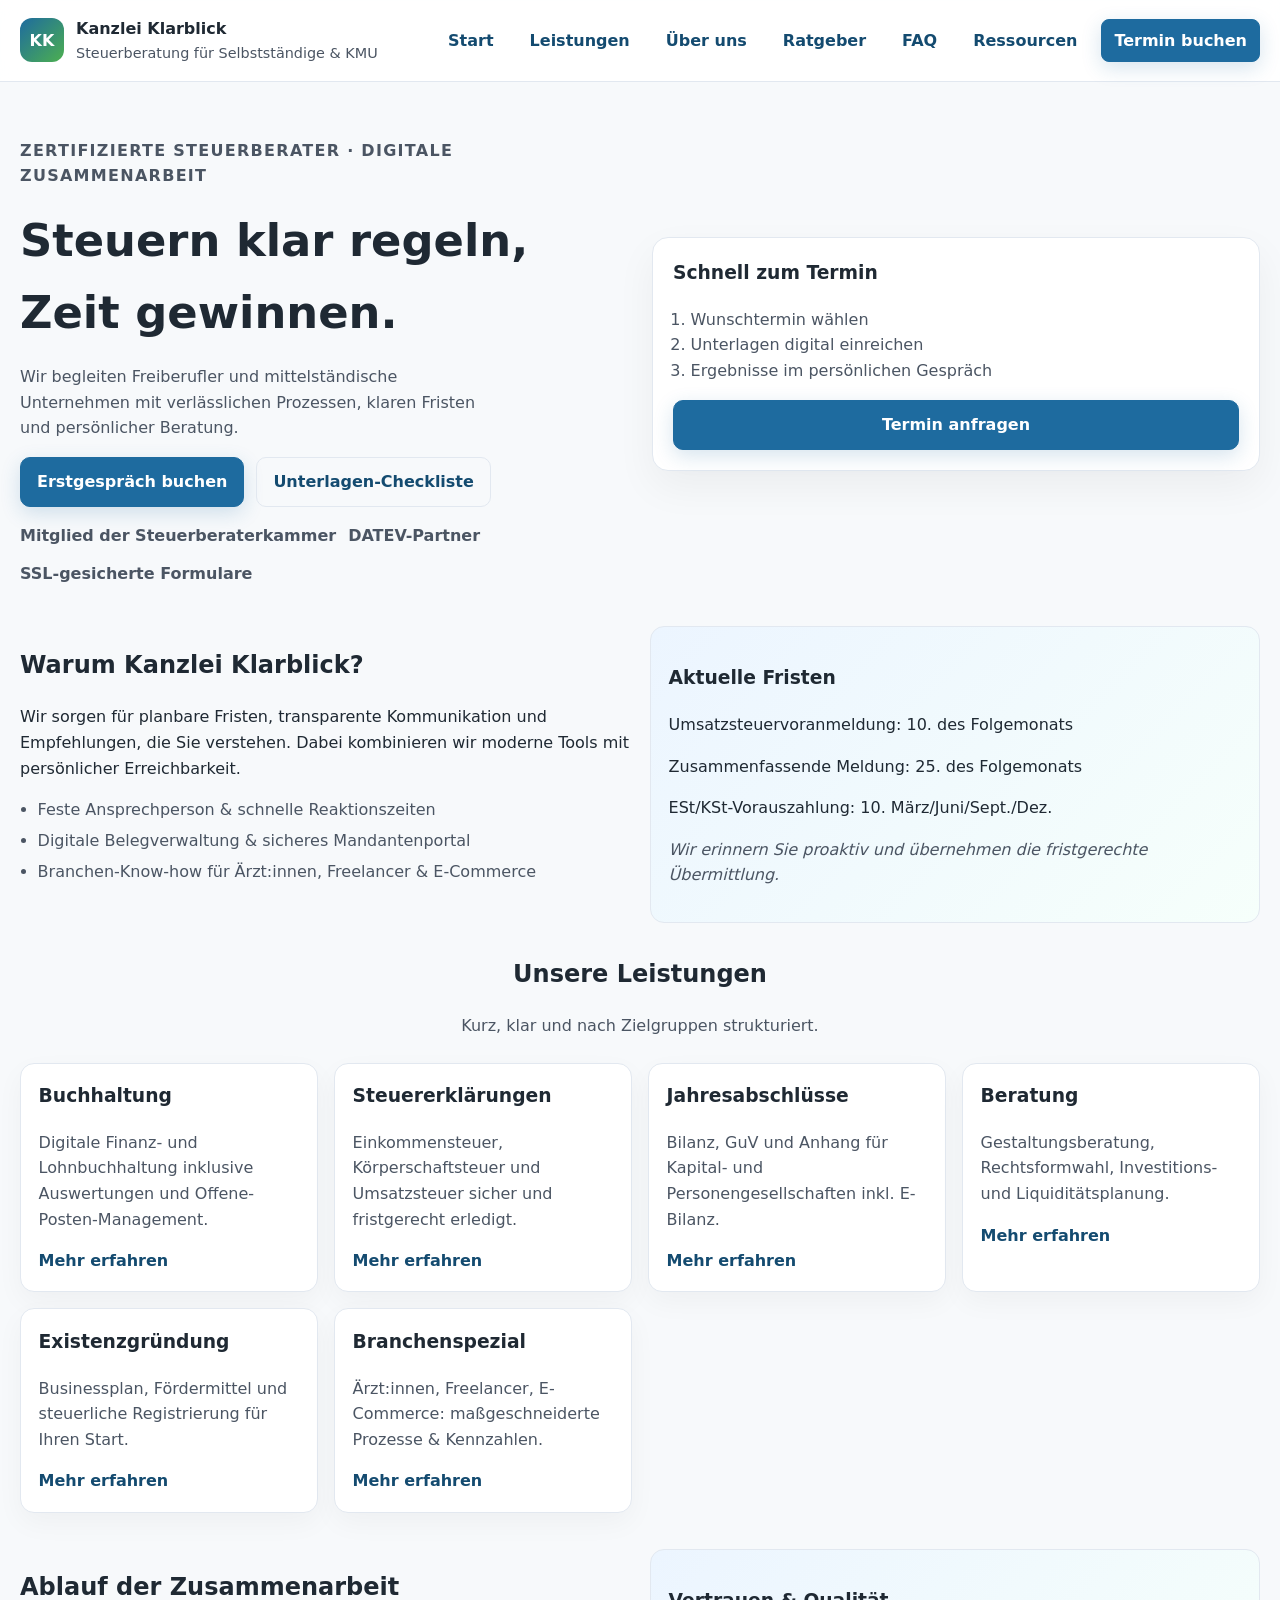
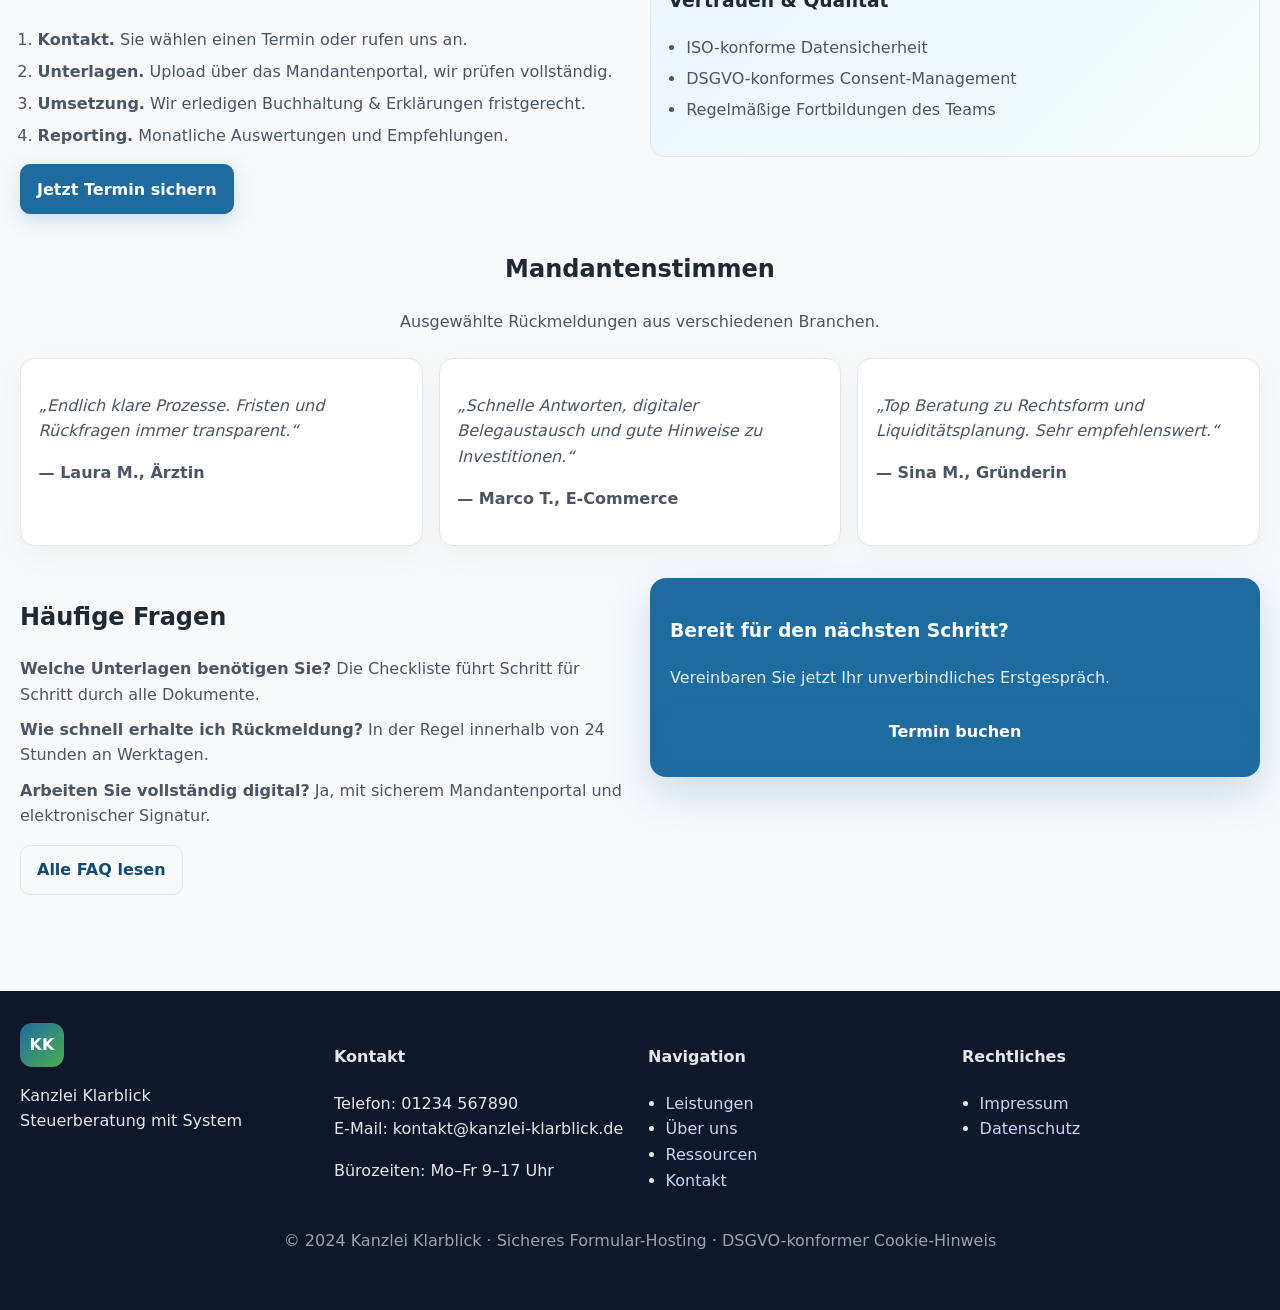
<file: index.html>
<!DOCTYPE html>
<html lang="de">
<head>
  <meta charset="UTF-8">
  <meta name="viewport" content="width=device-width, initial-scale=1.0">
  <title>Kanzlei Klarblick | Steuerberatung mit System</title>
  <link rel="stylesheet" href="assets/styles.css">
</head>
<body>
  <header class="site-header">
    <div class="branding">
      <div class="logo">KK</div>
      <div>
        <div class="brand-name">Kanzlei Klarblick</div>
        <div class="tagline">Steuerberatung für Selbstständige & KMU</div>
      </div>
    </div>
    <nav class="main-nav">
      <a href="index.html">Start</a>
      <a href="leistungen.html">Leistungen</a>
      <a href="ueber-uns.html">Über uns</a>
      <a href="ratgeber.html">Ratgeber</a>
      <a href="faq.html">FAQ</a>
      <a href="ressourcen.html">Ressourcen</a>
      <a href="kontakt.html" class="button">Termin buchen</a>
    </nav>
  </header>

  <main>
    <section class="hero">
      <div>
        <p class="eyebrow">Zertifizierte Steuerberater · Digitale Zusammenarbeit</p>
        <h1>Steuern klar regeln, Zeit gewinnen.</h1>
        <p class="lead">Wir begleiten Freiberufler und mittelständische Unternehmen mit verlässlichen Prozessen, klaren Fristen und persönlicher Beratung.</p>
        <div class="cta-group">
          <a class="button" href="kontakt.html">Erstgespräch buchen</a>
          <a class="button ghost" href="assets/checkliste-unterlagen.pdf" download>Unterlagen-Checkliste</a>
        </div>
        <div class="trust-badges">
          <span>Mitglied der Steuerberaterkammer</span>
          <span>DATEV-Partner</span>
          <span>SSL-gesicherte Formulare</span>
        </div>
      </div>
      <div class="hero-card">
        <h3>Schnell zum Termin</h3>
        <ol>
          <li>Wunschtermin wählen</li>
          <li>Unterlagen digital einreichen</li>
          <li>Ergebnisse im persönlichen Gespräch</li>
        </ol>
        <a class="button full" href="kontakt.html">Termin anfragen</a>
      </div>
    </section>

    <section class="intro two-col">
      <div>
        <h2>Warum Kanzlei Klarblick?</h2>
        <p>Wir sorgen für planbare Fristen, transparente Kommunikation und Empfehlungen, die Sie verstehen. Dabei kombinieren wir moderne Tools mit persönlicher Erreichbarkeit.</p>
        <ul class="checklist">
          <li>Feste Ansprechperson & schnelle Reaktionszeiten</li>
          <li>Digitale Belegverwaltung & sicheres Mandantenportal</li>
          <li>Branchen-Know-how für Ärzt:innen, Freelancer & E-Commerce</li>
        </ul>
      </div>
      <div class="info-panel">
        <h3>Aktuelle Fristen</h3>
        <p>Umsatzsteuervoranmeldung: 10. des Folgemonats</p>
        <p>Zusammenfassende Meldung: 25. des Folgemonats</p>
        <p>ESt/KSt-Vorauszahlung: 10. März/Juni/Sept./Dez.</p>
        <p class="note">Wir erinnern Sie proaktiv und übernehmen die fristgerechte Übermittlung.</p>
      </div>
    </section>

    <section class="services" id="leistungen">
      <div class="section-head">
        <h2>Unsere Leistungen</h2>
        <p>Kurz, klar und nach Zielgruppen strukturiert.</p>
      </div>
      <div class="card-grid">
        <article class="card">
          <h3>Buchhaltung</h3>
          <p>Digitale Finanz- und Lohnbuchhaltung inklusive Auswertungen und Offene-Posten-Management.</p>
          <a href="leistungen.html#buchhaltung">Mehr erfahren</a>
        </article>
        <article class="card">
          <h3>Steuererklärungen</h3>
          <p>Einkommensteuer, Körperschaftsteuer und Umsatzsteuer sicher und fristgerecht erledigt.</p>
          <a href="leistungen.html#steuererklaerung">Mehr erfahren</a>
        </article>
        <article class="card">
          <h3>Jahresabschlüsse</h3>
          <p>Bilanz, GuV und Anhang für Kapital- und Personengesellschaften inkl. E-Bilanz.</p>
          <a href="leistungen.html#jahresabschluss">Mehr erfahren</a>
        </article>
        <article class="card">
          <h3>Beratung</h3>
          <p>Gestaltungsberatung, Rechtsformwahl, Investitions- und Liquiditätsplanung.</p>
          <a href="leistungen.html#beratung">Mehr erfahren</a>
        </article>
        <article class="card">
          <h3>Existenzgründung</h3>
          <p>Businessplan, Fördermittel und steuerliche Registrierung für Ihren Start.</p>
          <a href="leistungen.html#gruendung">Mehr erfahren</a>
        </article>
        <article class="card">
          <h3>Branchenspezial</h3>
          <p>Ärzt:innen, Freelancer, E-Commerce: maßgeschneiderte Prozesse & Kennzahlen.</p>
          <a href="leistungen.html#branchen">Mehr erfahren</a>
        </article>
      </div>
    </section>

    <section class="process two-col">
      <div>
        <h2>Ablauf der Zusammenarbeit</h2>
        <ol class="steps">
          <li><strong>Kontakt.</strong> Sie wählen einen Termin oder rufen uns an.</li>
          <li><strong>Unterlagen.</strong> Upload über das Mandantenportal, wir prüfen vollständig.</li>
          <li><strong>Umsetzung.</strong> Wir erledigen Buchhaltung & Erklärungen fristgerecht.</li>
          <li><strong>Reporting.</strong> Monatliche Auswertungen und Empfehlungen.</li>
        </ol>
        <a class="button" href="kontakt.html">Jetzt Termin sichern</a>
      </div>
      <div class="info-panel">
        <h3>Vertrauen & Qualität</h3>
        <ul class="checklist">
          <li>ISO-konforme Datensicherheit</li>
          <li>DSGVO-konformes Consent-Management</li>
          <li>Regelmäßige Fortbildungen des Teams</li>
        </ul>
      </div>
    </section>

    <section class="social-proof">
      <div class="section-head">
        <h2>Mandantenstimmen</h2>
        <p>Ausgewählte Rückmeldungen aus verschiedenen Branchen.</p>
      </div>
      <div class="testimonials card-grid">
        <article class="card">
          <p class="quote">„Endlich klare Prozesse. Fristen und Rückfragen immer transparent.“</p>
          <p class="author">— Laura M., Ärztin</p>
        </article>
        <article class="card">
          <p class="quote">„Schnelle Antworten, digitaler Belegaustausch und gute Hinweise zu Investitionen.“</p>
          <p class="author">— Marco T., E-Commerce</p>
        </article>
        <article class="card">
          <p class="quote">„Top Beratung zu Rechtsform und Liquiditätsplanung. Sehr empfehlenswert.“</p>
          <p class="author">— Sina M., Gründerin</p>
        </article>
      </div>
    </section>

    <section class="faq-preview two-col">
      <div>
        <h2>Häufige Fragen</h2>
        <ul class="faq-list">
          <li><strong>Welche Unterlagen benötigen Sie?</strong> Die Checkliste führt Schritt für Schritt durch alle Dokumente.</li>
          <li><strong>Wie schnell erhalte ich Rückmeldung?</strong> In der Regel innerhalb von 24 Stunden an Werktagen.</li>
          <li><strong>Arbeiten Sie vollständig digital?</strong> Ja, mit sicherem Mandantenportal und elektronischer Signatur.</li>
        </ul>
        <a href="faq.html" class="button ghost">Alle FAQ lesen</a>
      </div>
      <div class="cta-panel">
        <h3>Bereit für den nächsten Schritt?</h3>
        <p>Vereinbaren Sie jetzt Ihr unverbindliches Erstgespräch.</p>
        <a class="button full" href="kontakt.html">Termin buchen</a>
      </div>
    </section>
  </main>

  <footer class="site-footer">
    <div class="footer-grid">
      <div>
        <div class="logo">KK</div>
        <p>Kanzlei Klarblick<br>Steuerberatung mit System</p>
      </div>
      <div>
        <h4>Kontakt</h4>
        <p>Telefon: 01234 567890<br>E-Mail: kontakt@kanzlei-klarblick.de</p>
        <p>Bürozeiten: Mo–Fr 9–17 Uhr</p>
      </div>
      <div>
        <h4>Navigation</h4>
        <ul>
          <li><a href="leistungen.html">Leistungen</a></li>
          <li><a href="ueber-uns.html">Über uns</a></li>
          <li><a href="ressourcen.html">Ressourcen</a></li>
          <li><a href="kontakt.html">Kontakt</a></li>
        </ul>
      </div>
      <div>
        <h4>Rechtliches</h4>
        <ul>
          <li><a href="impressum.html">Impressum</a></li>
          <li><a href="datenschutz.html">Datenschutz</a></li>
        </ul>
      </div>
    </div>
    <p class="footer-meta">© 2024 Kanzlei Klarblick · Sicheres Formular-Hosting · DSGVO-konformer Cookie-Hinweis</p>
  </footer>
</body>
</html>
</file>
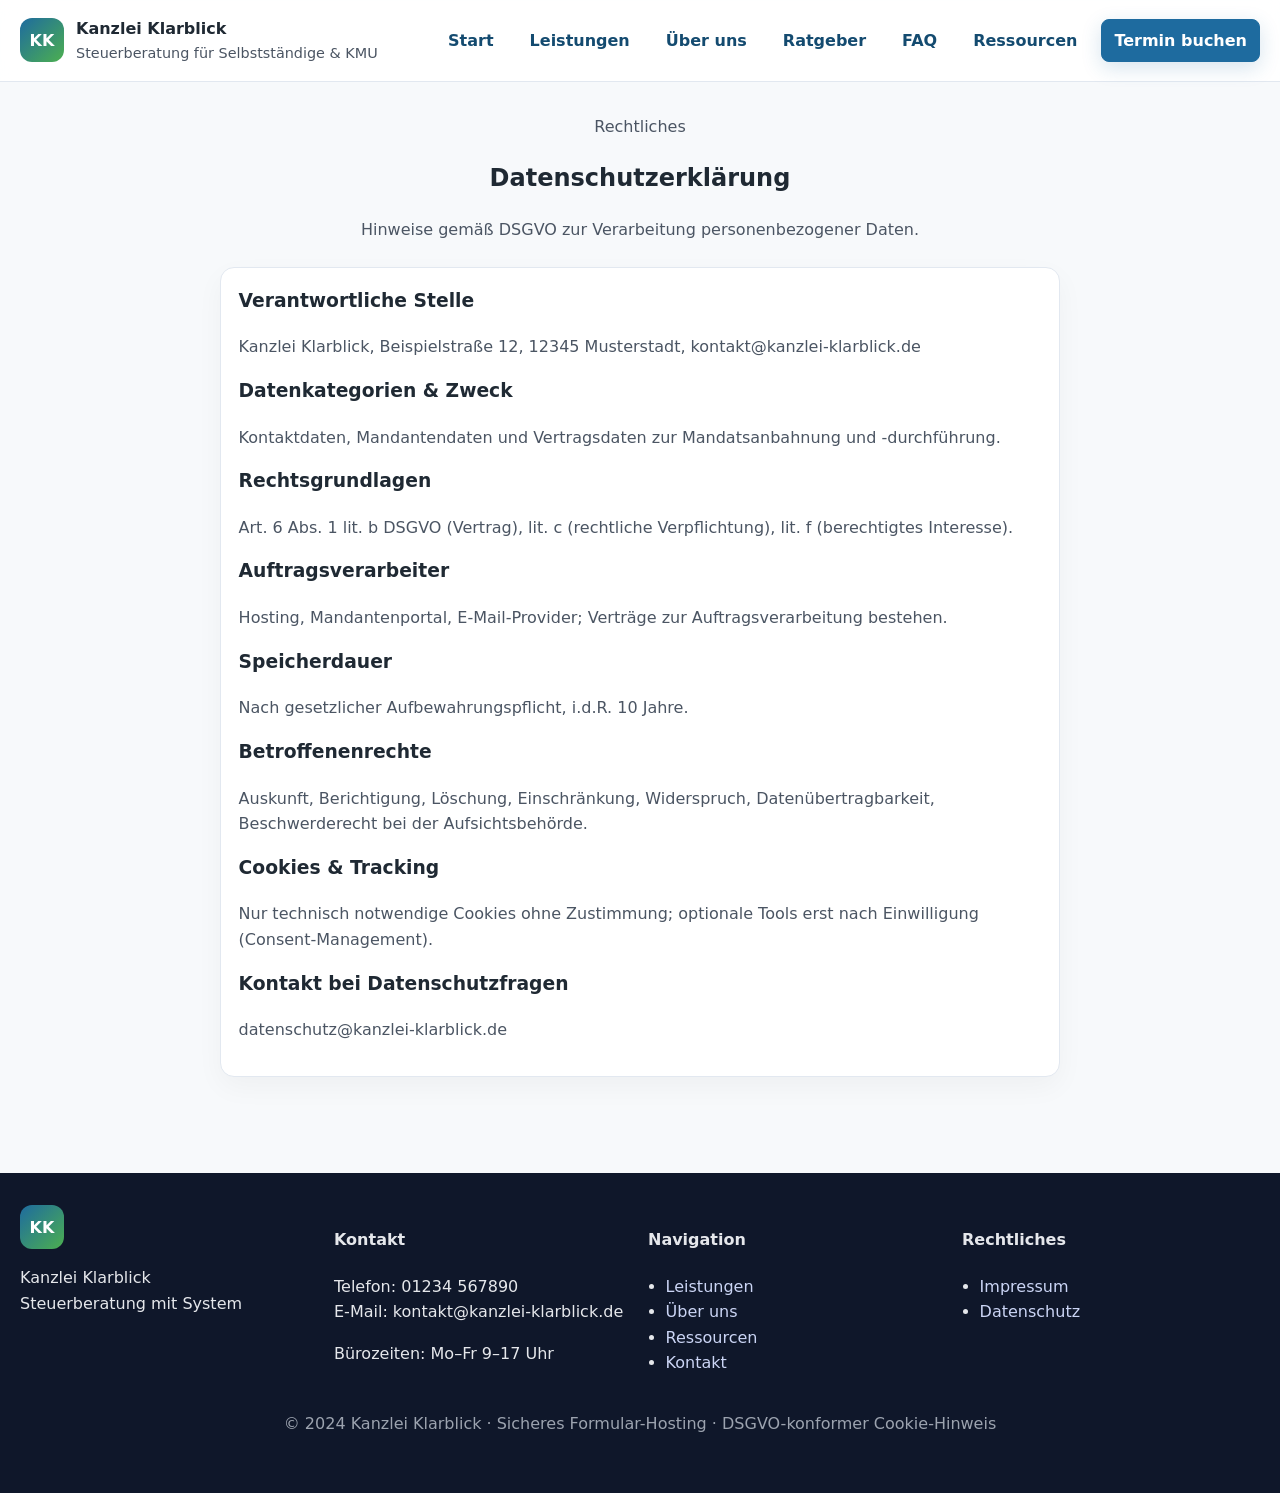
<file: datenschutz.html>
<!DOCTYPE html>
<html lang="de">
<head>
  <meta charset="UTF-8">
  <meta name="viewport" content="width=device-width, initial-scale=1.0">
  <title>Datenschutz | Kanzlei Klarblick</title>
  <link rel="stylesheet" href="assets/styles.css">
</head>
<body>
  <header class="site-header">
    <div class="branding">
      <div class="logo">KK</div>
      <div>
        <div class="brand-name">Kanzlei Klarblick</div>
        <div class="tagline">Steuerberatung für Selbstständige & KMU</div>
      </div>
    </div>
    <nav class="main-nav">
      <a href="index.html">Start</a>
      <a href="leistungen.html">Leistungen</a>
      <a href="ueber-uns.html">Über uns</a>
      <a href="ratgeber.html">Ratgeber</a>
      <a href="faq.html">FAQ</a>
      <a href="ressourcen.html">Ressourcen</a>
      <a href="kontakt.html" class="button">Termin buchen</a>
    </nav>
  </header>

  <main>
    <section class="section-head">
      <p class="eyebrow">Rechtliches</p>
      <h1>Datenschutzerklärung</h1>
      <p>Hinweise gemäß DSGVO zur Verarbeitung personenbezogener Daten.</p>
    </section>

    <section class="card" style="max-width: 840px; margin: 0 auto;">
      <h3>Verantwortliche Stelle</h3>
      <p>Kanzlei Klarblick, Beispielstraße 12, 12345 Musterstadt, kontakt@kanzlei-klarblick.de</p>
      <h3>Datenkategorien & Zweck</h3>
      <p>Kontaktdaten, Mandantendaten und Vertragsdaten zur Mandatsanbahnung und -durchführung.</p>
      <h3>Rechtsgrundlagen</h3>
      <p>Art. 6 Abs. 1 lit. b DSGVO (Vertrag), lit. c (rechtliche Verpflichtung), lit. f (berechtigtes Interesse).</p>
      <h3>Auftragsverarbeiter</h3>
      <p>Hosting, Mandantenportal, E-Mail-Provider; Verträge zur Auftragsverarbeitung bestehen.</p>
      <h3>Speicherdauer</h3>
      <p>Nach gesetzlicher Aufbewahrungspflicht, i.d.R. 10 Jahre.</p>
      <h3>Betroffenenrechte</h3>
      <p>Auskunft, Berichtigung, Löschung, Einschränkung, Widerspruch, Datenübertragbarkeit, Beschwerderecht bei der Aufsichtsbehörde.</p>
      <h3>Cookies & Tracking</h3>
      <p>Nur technisch notwendige Cookies ohne Zustimmung; optionale Tools erst nach Einwilligung (Consent-Management).</p>
      <h3>Kontakt bei Datenschutzfragen</h3>
      <p>datenschutz@kanzlei-klarblick.de</p>
    </section>
  </main>

  <footer class="site-footer">
    <div class="footer-grid">
      <div>
        <div class="logo">KK</div>
        <p>Kanzlei Klarblick<br>Steuerberatung mit System</p>
      </div>
      <div>
        <h4>Kontakt</h4>
        <p>Telefon: 01234 567890<br>E-Mail: kontakt@kanzlei-klarblick.de</p>
        <p>Bürozeiten: Mo–Fr 9–17 Uhr</p>
      </div>
      <div>
        <h4>Navigation</h4>
        <ul>
          <li><a href="leistungen.html">Leistungen</a></li>
          <li><a href="ueber-uns.html">Über uns</a></li>
          <li><a href="ressourcen.html">Ressourcen</a></li>
          <li><a href="kontakt.html">Kontakt</a></li>
        </ul>
      </div>
      <div>
        <h4>Rechtliches</h4>
        <ul>
          <li><a href="impressum.html">Impressum</a></li>
          <li><a href="datenschutz.html">Datenschutz</a></li>
        </ul>
      </div>
    </div>
    <p class="footer-meta">© 2024 Kanzlei Klarblick · Sicheres Formular-Hosting · DSGVO-konformer Cookie-Hinweis</p>
  </footer>
</body>
</html>
</file>
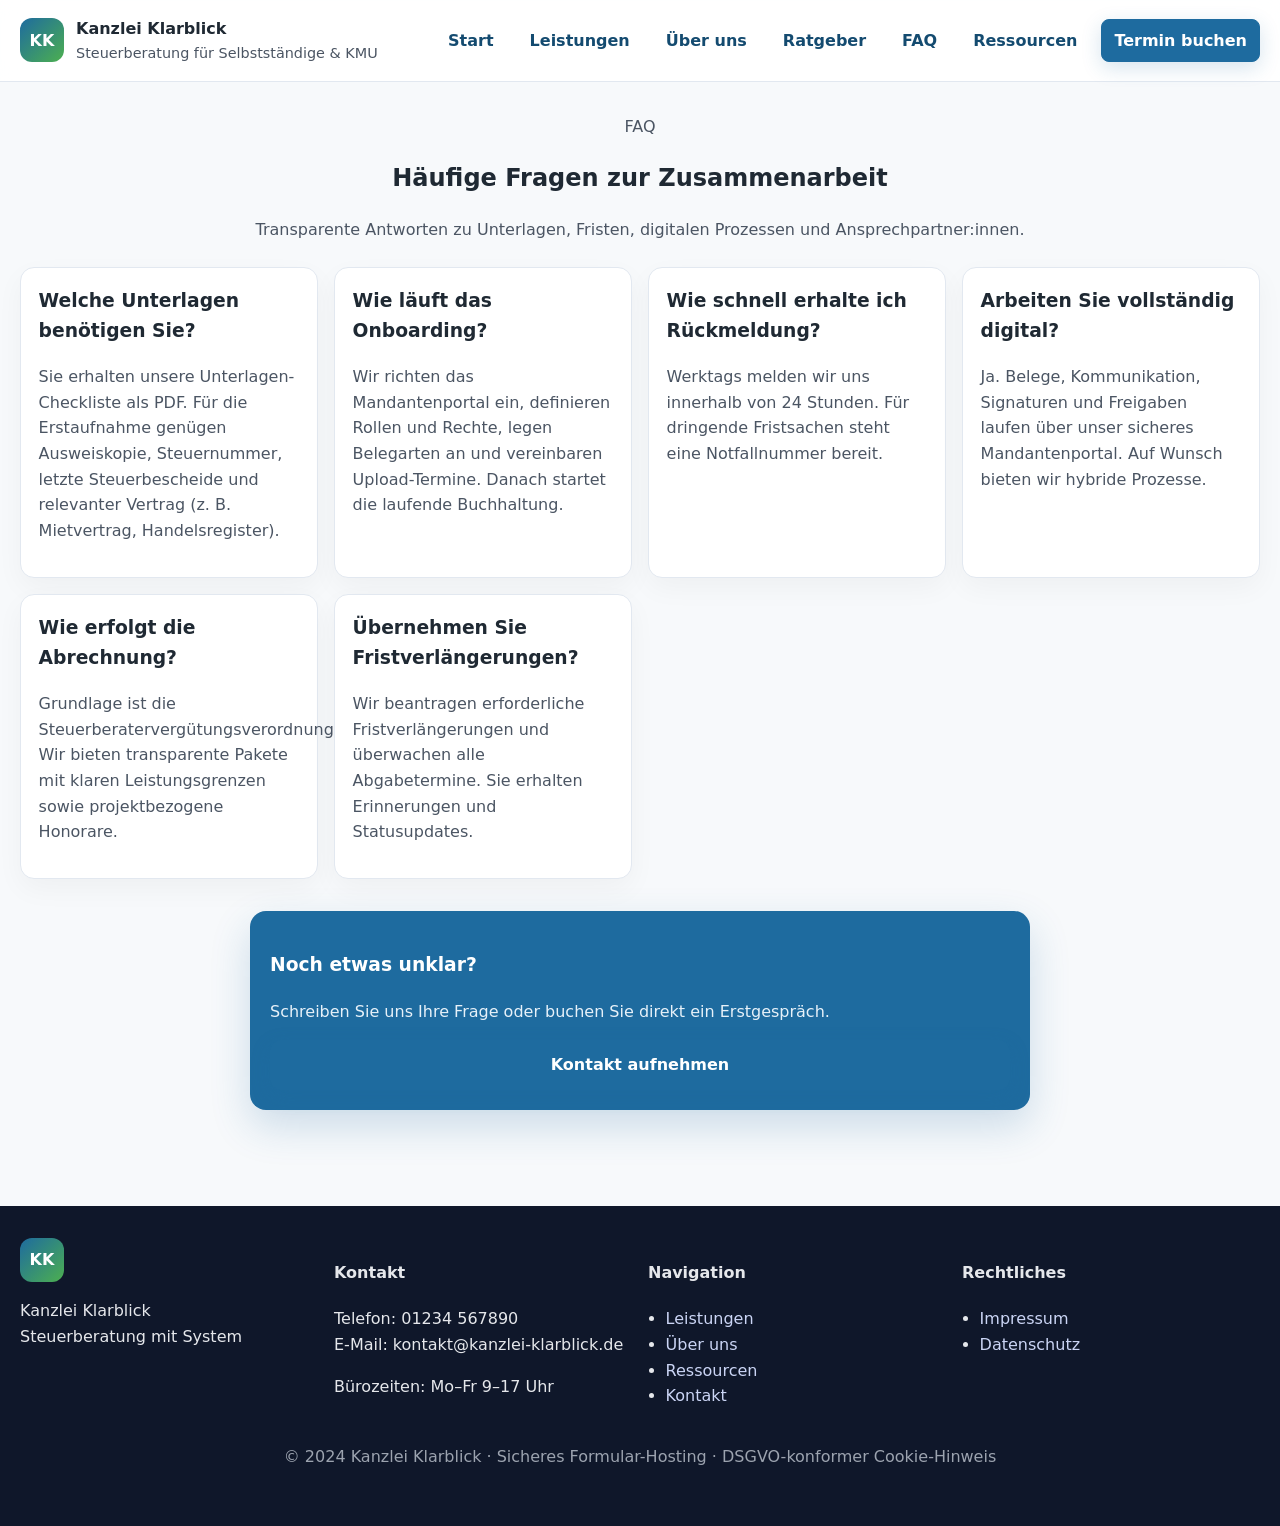
<file: faq.html>
<!DOCTYPE html>
<html lang="de">
<head>
  <meta charset="UTF-8">
  <meta name="viewport" content="width=device-width, initial-scale=1.0">
  <title>FAQ | Kanzlei Klarblick</title>
  <link rel="stylesheet" href="assets/styles.css">
</head>
<body>
  <header class="site-header">
    <div class="branding">
      <div class="logo">KK</div>
      <div>
        <div class="brand-name">Kanzlei Klarblick</div>
        <div class="tagline">Steuerberatung für Selbstständige & KMU</div>
      </div>
    </div>
    <nav class="main-nav">
      <a href="index.html">Start</a>
      <a href="leistungen.html">Leistungen</a>
      <a href="ueber-uns.html">Über uns</a>
      <a href="ratgeber.html">Ratgeber</a>
      <a href="faq.html">FAQ</a>
      <a href="ressourcen.html">Ressourcen</a>
      <a href="kontakt.html" class="button">Termin buchen</a>
    </nav>
  </header>

  <main>
    <section class="section-head">
      <p class="eyebrow">FAQ</p>
      <h1>Häufige Fragen zur Zusammenarbeit</h1>
      <p>Transparente Antworten zu Unterlagen, Fristen, digitalen Prozessen und Ansprechpartner:innen.</p>
    </section>

    <section class="card-grid">
      <article class="card">
        <h3>Welche Unterlagen benötigen Sie?</h3>
        <p>Sie erhalten unsere Unterlagen-Checkliste als PDF. Für die Erstaufnahme genügen Ausweiskopie, Steuernummer, letzte Steuerbescheide und relevanter Vertrag (z. B. Mietvertrag, Handelsregister).</p>
      </article>
      <article class="card">
        <h3>Wie läuft das Onboarding?</h3>
        <p>Wir richten das Mandantenportal ein, definieren Rollen und Rechte, legen Belegarten an und vereinbaren Upload-Termine. Danach startet die laufende Buchhaltung.</p>
      </article>
      <article class="card">
        <h3>Wie schnell erhalte ich Rückmeldung?</h3>
        <p>Werktags melden wir uns innerhalb von 24 Stunden. Für dringende Fristsachen steht eine Notfallnummer bereit.</p>
      </article>
      <article class="card">
        <h3>Arbeiten Sie vollständig digital?</h3>
        <p>Ja. Belege, Kommunikation, Signaturen und Freigaben laufen über unser sicheres Mandantenportal. Auf Wunsch bieten wir hybride Prozesse.</p>
      </article>
      <article class="card">
        <h3>Wie erfolgt die Abrechnung?</h3>
        <p>Grundlage ist die Steuerberatervergütungsverordnung. Wir bieten transparente Pakete mit klaren Leistungsgrenzen sowie projektbezogene Honorare.</p>
      </article>
      <article class="card">
        <h3>Übernehmen Sie Fristverlängerungen?</h3>
        <p>Wir beantragen erforderliche Fristverlängerungen und überwachen alle Abgabetermine. Sie erhalten Erinnerungen und Statusupdates.</p>
      </article>
    </section>

    <section class="cta-panel" style="max-width: 780px; margin: 2rem auto 0;">
      <h3>Noch etwas unklar?</h3>
      <p>Schreiben Sie uns Ihre Frage oder buchen Sie direkt ein Erstgespräch.</p>
      <a class="button full" href="kontakt.html">Kontakt aufnehmen</a>
    </section>
  </main>

  <footer class="site-footer">
    <div class="footer-grid">
      <div>
        <div class="logo">KK</div>
        <p>Kanzlei Klarblick<br>Steuerberatung mit System</p>
      </div>
      <div>
        <h4>Kontakt</h4>
        <p>Telefon: 01234 567890<br>E-Mail: kontakt@kanzlei-klarblick.de</p>
        <p>Bürozeiten: Mo–Fr 9–17 Uhr</p>
      </div>
      <div>
        <h4>Navigation</h4>
        <ul>
          <li><a href="leistungen.html">Leistungen</a></li>
          <li><a href="ueber-uns.html">Über uns</a></li>
          <li><a href="ressourcen.html">Ressourcen</a></li>
          <li><a href="kontakt.html">Kontakt</a></li>
        </ul>
      </div>
      <div>
        <h4>Rechtliches</h4>
        <ul>
          <li><a href="impressum.html">Impressum</a></li>
          <li><a href="datenschutz.html">Datenschutz</a></li>
        </ul>
      </div>
    </div>
    <p class="footer-meta">© 2024 Kanzlei Klarblick · Sicheres Formular-Hosting · DSGVO-konformer Cookie-Hinweis</p>
  </footer>
</body>
</html>
</file>
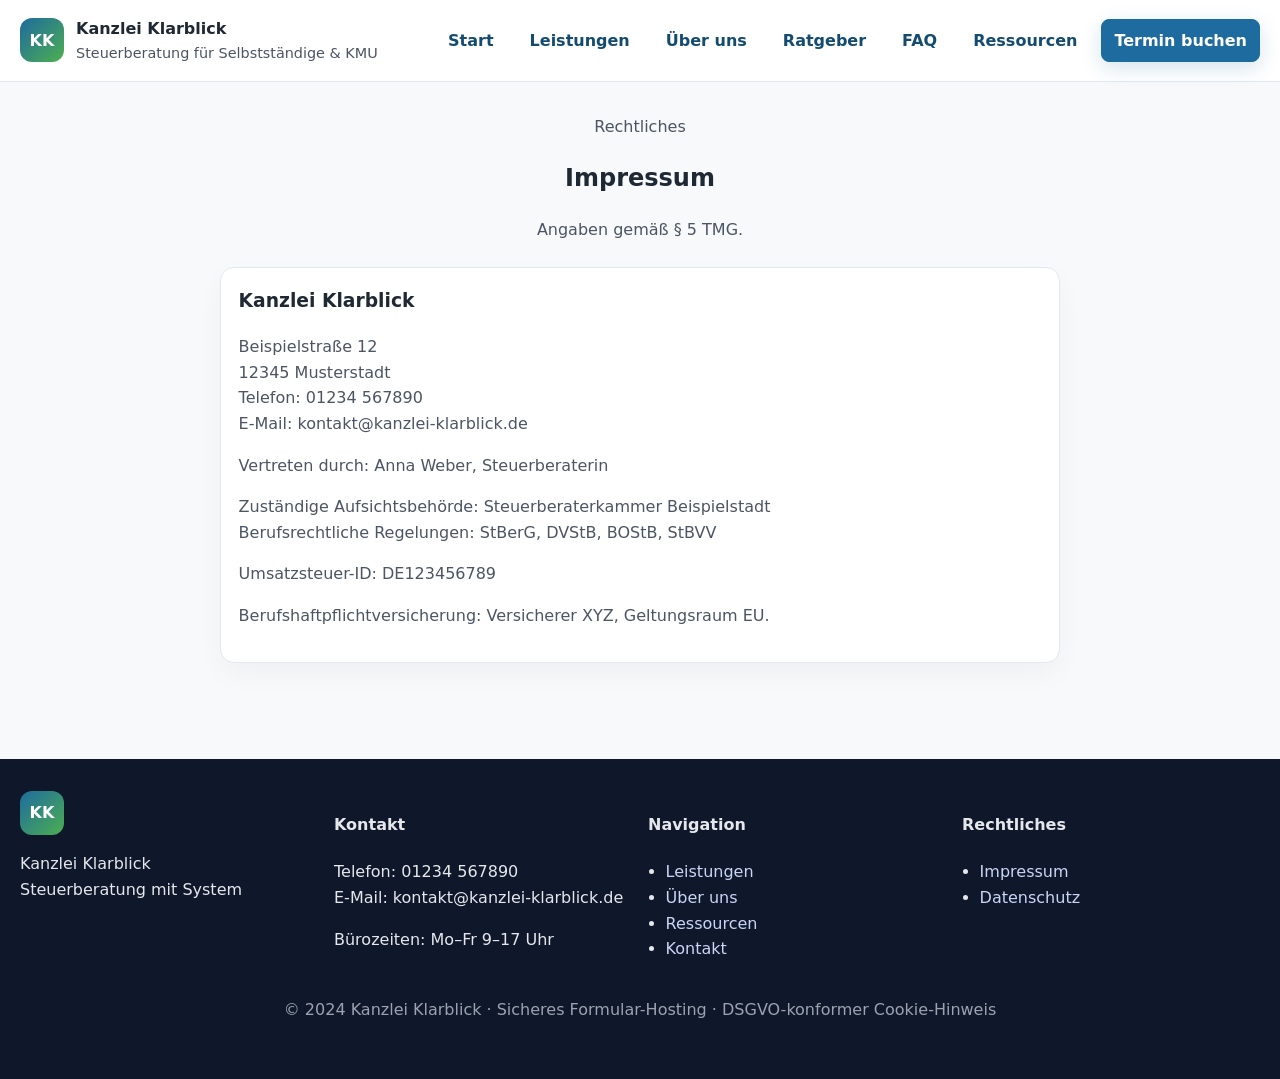
<file: impressum.html>
<!DOCTYPE html>
<html lang="de">
<head>
  <meta charset="UTF-8">
  <meta name="viewport" content="width=device-width, initial-scale=1.0">
  <title>Impressum | Kanzlei Klarblick</title>
  <link rel="stylesheet" href="assets/styles.css">
</head>
<body>
  <header class="site-header">
    <div class="branding">
      <div class="logo">KK</div>
      <div>
        <div class="brand-name">Kanzlei Klarblick</div>
        <div class="tagline">Steuerberatung für Selbstständige & KMU</div>
      </div>
    </div>
    <nav class="main-nav">
      <a href="index.html">Start</a>
      <a href="leistungen.html">Leistungen</a>
      <a href="ueber-uns.html">Über uns</a>
      <a href="ratgeber.html">Ratgeber</a>
      <a href="faq.html">FAQ</a>
      <a href="ressourcen.html">Ressourcen</a>
      <a href="kontakt.html" class="button">Termin buchen</a>
    </nav>
  </header>

  <main>
    <section class="section-head">
      <p class="eyebrow">Rechtliches</p>
      <h1>Impressum</h1>
      <p>Angaben gemäß § 5 TMG.</p>
    </section>

    <section class="card" style="max-width: 840px; margin: 0 auto;">
      <h3>Kanzlei Klarblick</h3>
      <p>Beispielstraße 12<br>12345 Musterstadt<br>Telefon: 01234 567890<br>E-Mail: kontakt@kanzlei-klarblick.de</p>
      <p>Vertreten durch: Anna Weber, Steuerberaterin</p>
      <p>Zuständige Aufsichtsbehörde: Steuerberaterkammer Beispielstadt<br>Berufsrechtliche Regelungen: StBerG, DVStB, BOStB, StBVV</p>
      <p>Umsatzsteuer-ID: DE123456789</p>
      <p>Berufshaftpflichtversicherung: Versicherer XYZ, Geltungsraum EU.</p>
    </section>
  </main>

  <footer class="site-footer">
    <div class="footer-grid">
      <div>
        <div class="logo">KK</div>
        <p>Kanzlei Klarblick<br>Steuerberatung mit System</p>
      </div>
      <div>
        <h4>Kontakt</h4>
        <p>Telefon: 01234 567890<br>E-Mail: kontakt@kanzlei-klarblick.de</p>
        <p>Bürozeiten: Mo–Fr 9–17 Uhr</p>
      </div>
      <div>
        <h4>Navigation</h4>
        <ul>
          <li><a href="leistungen.html">Leistungen</a></li>
          <li><a href="ueber-uns.html">Über uns</a></li>
          <li><a href="ressourcen.html">Ressourcen</a></li>
          <li><a href="kontakt.html">Kontakt</a></li>
        </ul>
      </div>
      <div>
        <h4>Rechtliches</h4>
        <ul>
          <li><a href="impressum.html">Impressum</a></li>
          <li><a href="datenschutz.html">Datenschutz</a></li>
        </ul>
      </div>
    </div>
    <p class="footer-meta">© 2024 Kanzlei Klarblick · Sicheres Formular-Hosting · DSGVO-konformer Cookie-Hinweis</p>
  </footer>
</body>
</html>
</file>
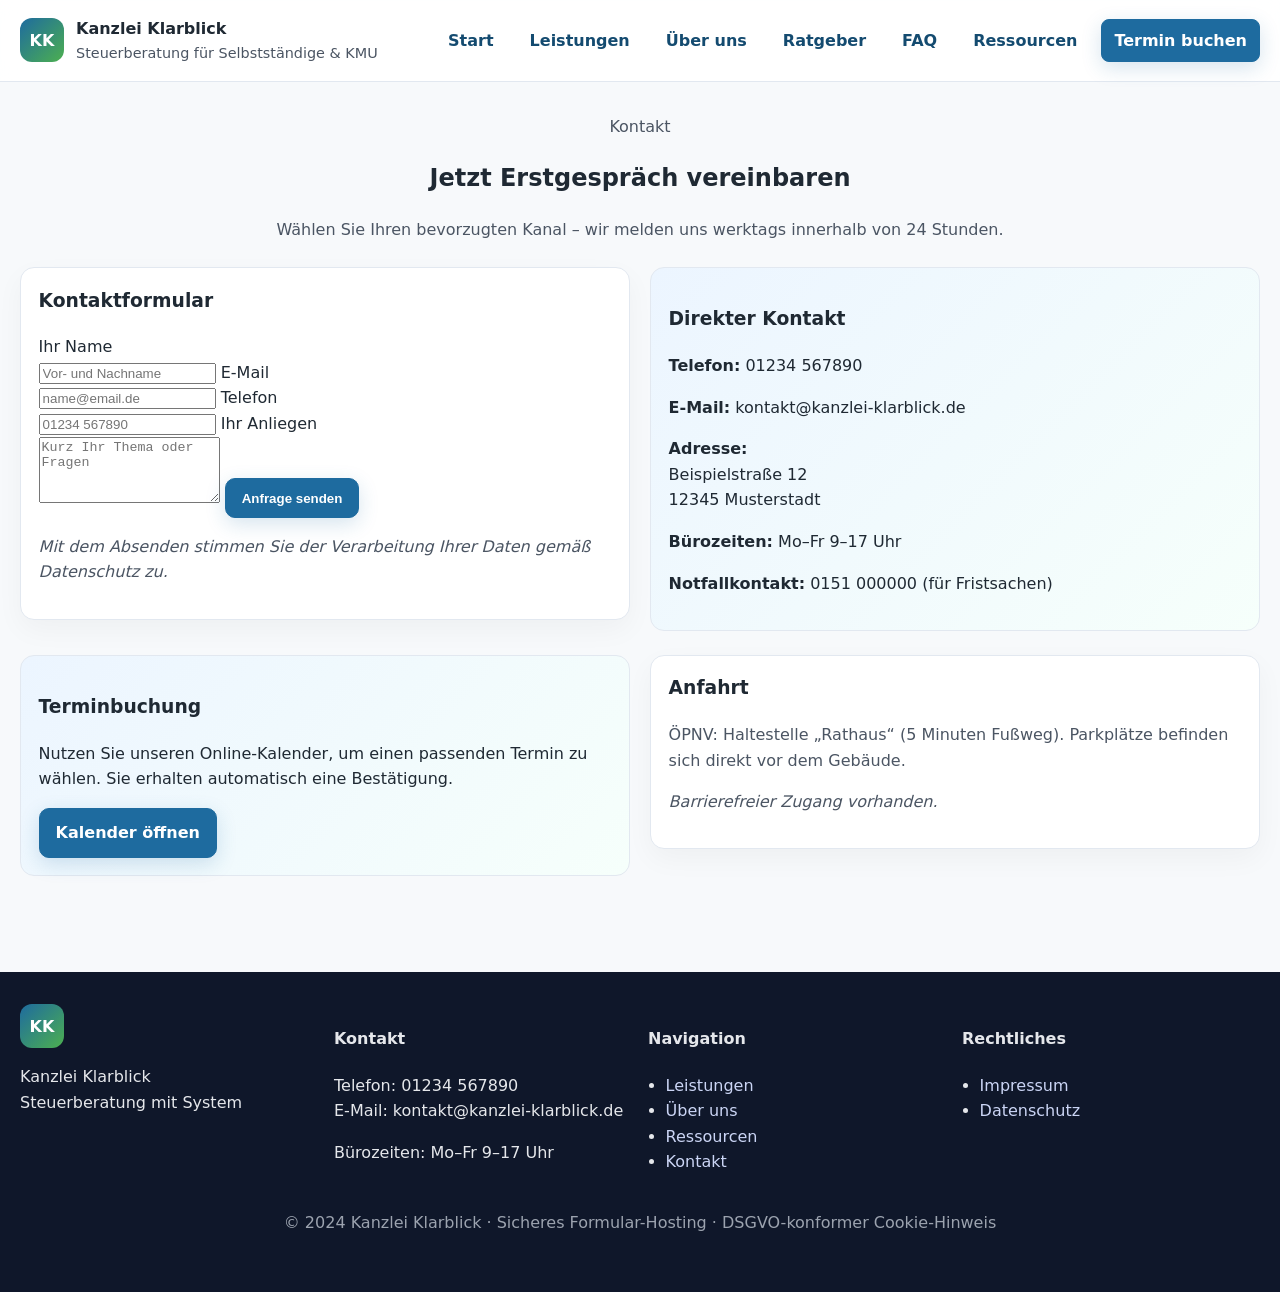
<file: kontakt.html>
<!DOCTYPE html>
<html lang="de">
<head>
  <meta charset="UTF-8">
  <meta name="viewport" content="width=device-width, initial-scale=1.0">
  <title>Kontakt | Kanzlei Klarblick</title>
  <link rel="stylesheet" href="assets/styles.css">
</head>
<body>
  <header class="site-header">
    <div class="branding">
      <div class="logo">KK</div>
      <div>
        <div class="brand-name">Kanzlei Klarblick</div>
        <div class="tagline">Steuerberatung für Selbstständige & KMU</div>
      </div>
    </div>
    <nav class="main-nav">
      <a href="index.html">Start</a>
      <a href="leistungen.html">Leistungen</a>
      <a href="ueber-uns.html">Über uns</a>
      <a href="ratgeber.html">Ratgeber</a>
      <a href="faq.html">FAQ</a>
      <a href="ressourcen.html">Ressourcen</a>
      <a href="kontakt.html" class="button">Termin buchen</a>
    </nav>
  </header>

  <main>
    <section class="section-head">
      <p class="eyebrow">Kontakt</p>
      <h1>Jetzt Erstgespräch vereinbaren</h1>
      <p>Wählen Sie Ihren bevorzugten Kanal – wir melden uns werktags innerhalb von 24 Stunden.</p>
    </section>

    <section class="two-col">
      <div class="card">
        <h3>Kontaktformular</h3>
        <form class="contact-form">
          <label>Ihr Name<br><input type="text" name="name" placeholder="Vor- und Nachname"></label>
          <label>E-Mail<br><input type="email" name="email" placeholder="name@email.de"></label>
          <label>Telefon<br><input type="tel" name="phone" placeholder="01234 567890"></label>
          <label>Ihr Anliegen<br><textarea name="message" rows="4" placeholder="Kurz Ihr Thema oder Fragen"></textarea></label>
          <button class="button" type="submit">Anfrage senden</button>
          <p class="note">Mit dem Absenden stimmen Sie der Verarbeitung Ihrer Daten gemäß Datenschutz zu.</p>
        </form>
      </div>
      <div class="info-panel">
        <h3>Direkter Kontakt</h3>
        <p><strong>Telefon:</strong> 01234 567890</p>
        <p><strong>E-Mail:</strong> kontakt@kanzlei-klarblick.de</p>
        <p><strong>Adresse:</strong><br>Beispielstraße 12<br>12345 Musterstadt</p>
        <p><strong>Bürozeiten:</strong> Mo–Fr 9–17 Uhr</p>
        <p><strong>Notfallkontakt:</strong> 0151 000000 (für Fristsachen)</p>
      </div>
    </section>

    <section class="two-col" style="margin-top: 1.5rem;">
      <div class="info-panel">
        <h3>Terminbuchung</h3>
        <p>Nutzen Sie unseren Online-Kalender, um einen passenden Termin zu wählen. Sie erhalten automatisch eine Bestätigung.</p>
        <a class="button" href="#">Kalender öffnen</a>
      </div>
      <div class="card">
        <h3>Anfahrt</h3>
        <p>ÖPNV: Haltestelle „Rathaus“ (5 Minuten Fußweg). Parkplätze befinden sich direkt vor dem Gebäude.</p>
        <p class="note">Barrierefreier Zugang vorhanden.</p>
      </div>
    </section>
  </main>

  <footer class="site-footer">
    <div class="footer-grid">
      <div>
        <div class="logo">KK</div>
        <p>Kanzlei Klarblick<br>Steuerberatung mit System</p>
      </div>
      <div>
        <h4>Kontakt</h4>
        <p>Telefon: 01234 567890<br>E-Mail: kontakt@kanzlei-klarblick.de</p>
        <p>Bürozeiten: Mo–Fr 9–17 Uhr</p>
      </div>
      <div>
        <h4>Navigation</h4>
        <ul>
          <li><a href="leistungen.html">Leistungen</a></li>
          <li><a href="ueber-uns.html">Über uns</a></li>
          <li><a href="ressourcen.html">Ressourcen</a></li>
          <li><a href="kontakt.html">Kontakt</a></li>
        </ul>
      </div>
      <div>
        <h4>Rechtliches</h4>
        <ul>
          <li><a href="impressum.html">Impressum</a></li>
          <li><a href="datenschutz.html">Datenschutz</a></li>
        </ul>
      </div>
    </div>
    <p class="footer-meta">© 2024 Kanzlei Klarblick · Sicheres Formular-Hosting · DSGVO-konformer Cookie-Hinweis</p>
  </footer>
</body>
</html>
</file>
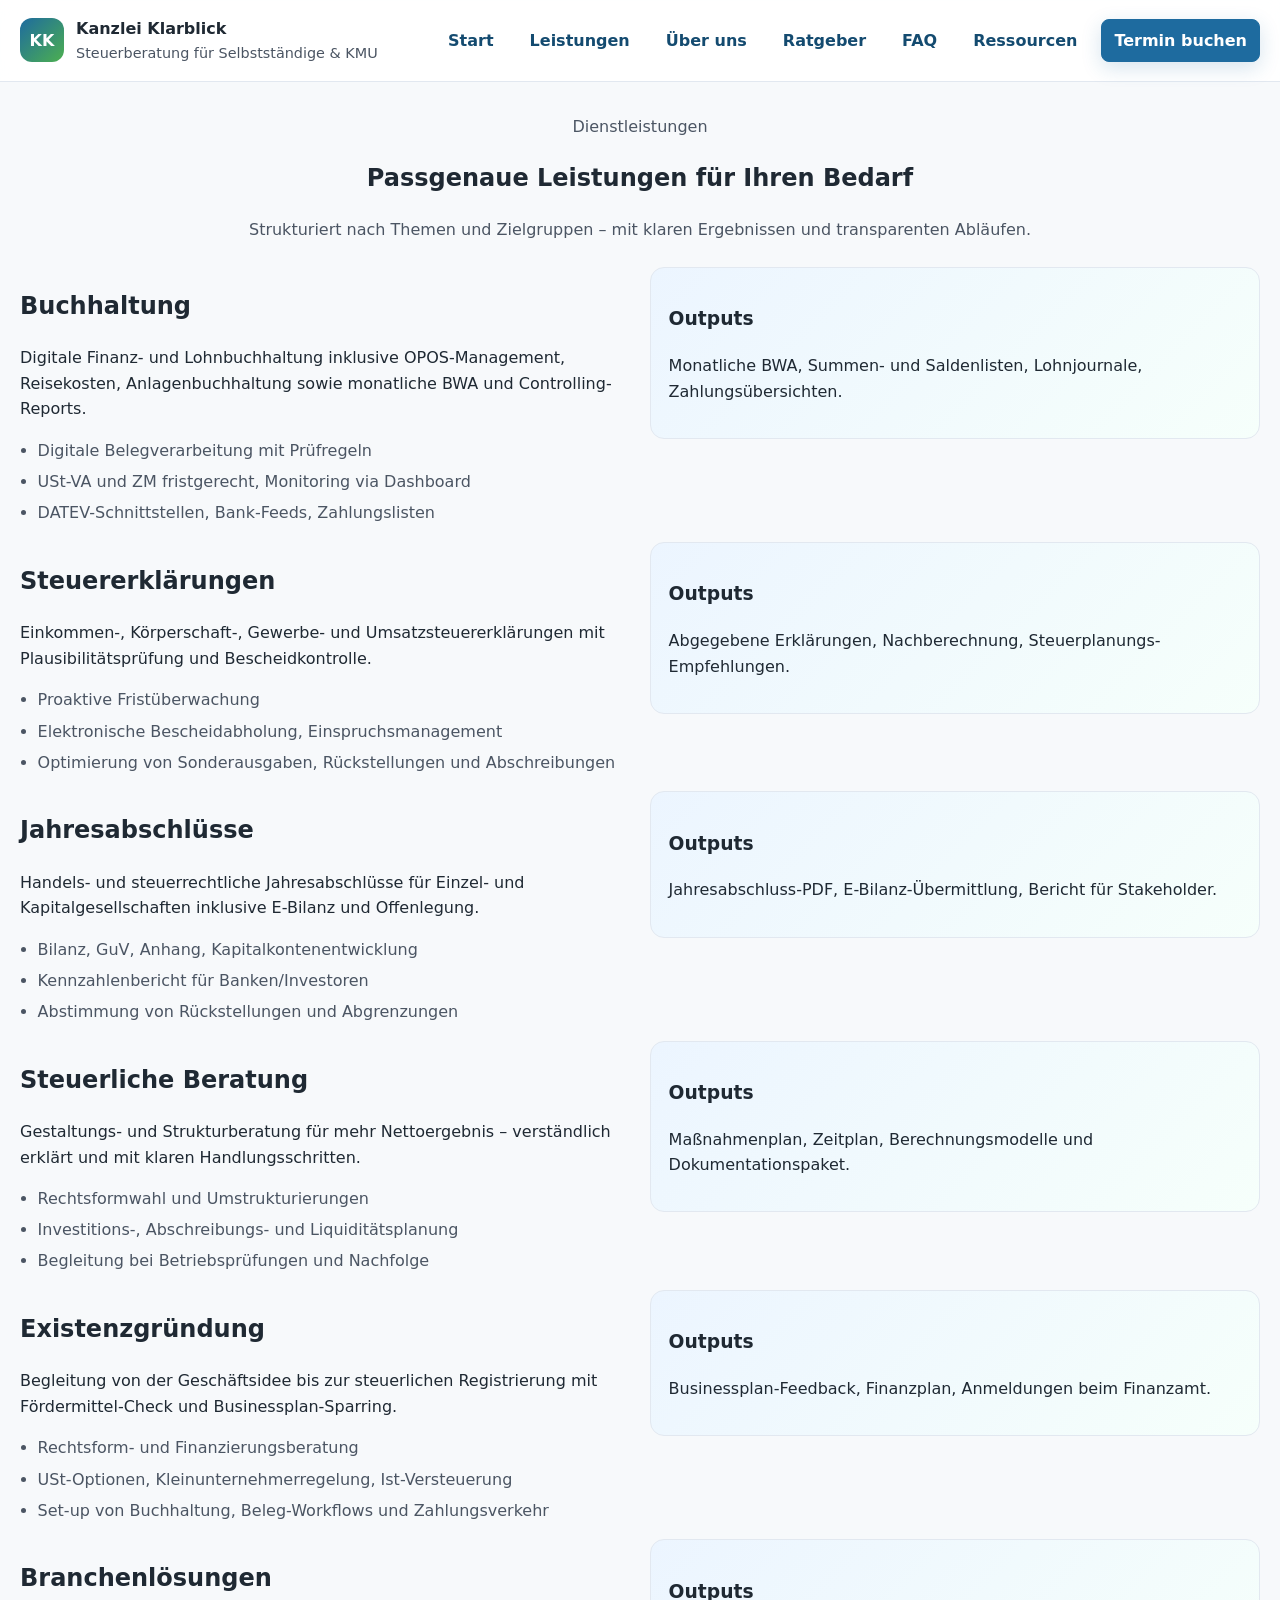
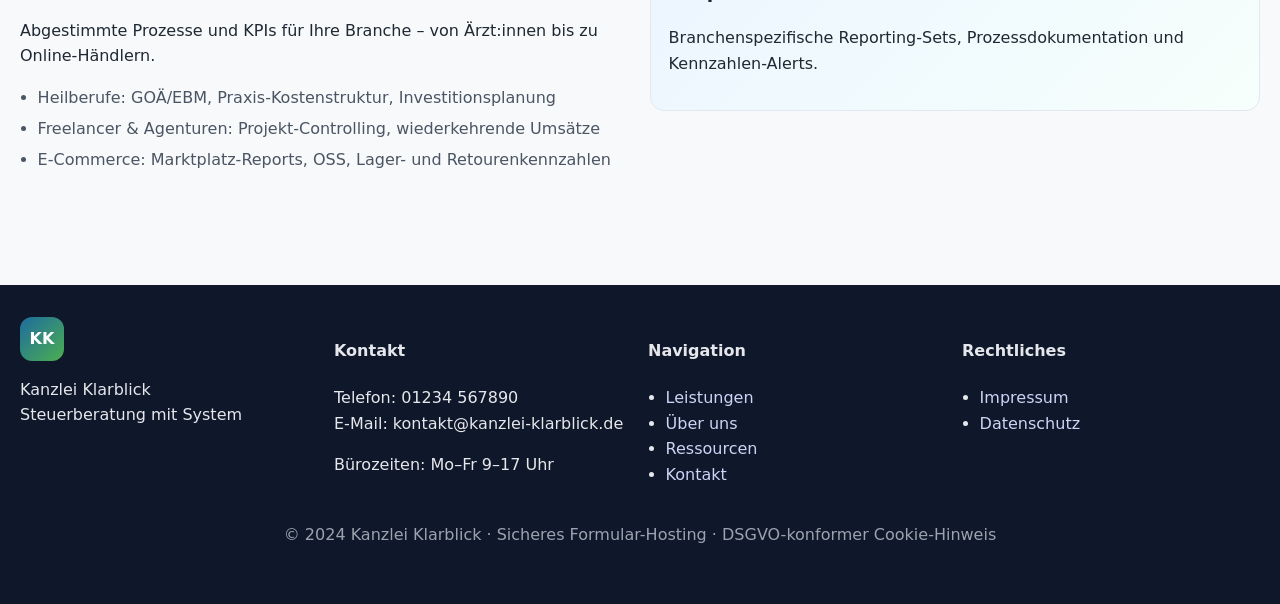
<file: leistungen.html>
<!DOCTYPE html>
<html lang="de">
<head>
  <meta charset="UTF-8">
  <meta name="viewport" content="width=device-width, initial-scale=1.0">
  <title>Leistungen | Kanzlei Klarblick</title>
  <link rel="stylesheet" href="assets/styles.css">
</head>
<body>
  <header class="site-header">
    <div class="branding">
      <div class="logo">KK</div>
      <div>
        <div class="brand-name">Kanzlei Klarblick</div>
        <div class="tagline">Steuerberatung für Selbstständige & KMU</div>
      </div>
    </div>
    <nav class="main-nav">
      <a href="index.html">Start</a>
      <a href="leistungen.html">Leistungen</a>
      <a href="ueber-uns.html">Über uns</a>
      <a href="ratgeber.html">Ratgeber</a>
      <a href="faq.html">FAQ</a>
      <a href="ressourcen.html">Ressourcen</a>
      <a href="kontakt.html" class="button">Termin buchen</a>
    </nav>
  </header>

  <main>
    <section class="section-head">
      <p class="eyebrow">Dienstleistungen</p>
      <h1>Passgenaue Leistungen für Ihren Bedarf</h1>
      <p>Strukturiert nach Themen und Zielgruppen – mit klaren Ergebnissen und transparenten Abläufen.</p>
    </section>

    <section id="buchhaltung" class="two-col">
      <div>
        <h2>Buchhaltung</h2>
        <p>Digitale Finanz- und Lohnbuchhaltung inklusive OPOS-Management, Reisekosten, Anlagenbuchhaltung sowie monatliche BWA und Controlling-Reports.</p>
        <ul class="checklist">
          <li>Digitale Belegverarbeitung mit Prüfregeln</li>
          <li>USt-VA und ZM fristgerecht, Monitoring via Dashboard</li>
          <li>DATEV-Schnittstellen, Bank-Feeds, Zahlungslisten</li>
        </ul>
      </div>
      <div class="info-panel">
        <h3>Outputs</h3>
        <p>Monatliche BWA, Summen- und Saldenlisten, Lohnjournale, Zahlungsübersichten.</p>
      </div>
    </section>

    <section id="steuererklaerung" class="two-col">
      <div>
        <h2>Steuererklärungen</h2>
        <p>Einkommen-, Körperschaft-, Gewerbe- und Umsatzsteuererklärungen mit Plausibilitätsprüfung und Bescheidkontrolle.</p>
        <ul class="checklist">
          <li>Proaktive Fristüberwachung</li>
          <li>Elektronische Bescheidabholung, Einspruchsmanagement</li>
          <li>Optimierung von Sonderausgaben, Rückstellungen und Abschreibungen</li>
        </ul>
      </div>
      <div class="info-panel">
        <h3>Outputs</h3>
        <p>Abgegebene Erklärungen, Nachberechnung, Steuerplanungs-Empfehlungen.</p>
      </div>
    </section>

    <section id="jahresabschluss" class="two-col">
      <div>
        <h2>Jahresabschlüsse</h2>
        <p>Handels- und steuerrechtliche Jahresabschlüsse für Einzel- und Kapitalgesellschaften inklusive E-Bilanz und Offenlegung.</p>
        <ul class="checklist">
          <li>Bilanz, GuV, Anhang, Kapitalkontenentwicklung</li>
          <li>Kennzahlenbericht für Banken/Investoren</li>
          <li>Abstimmung von Rückstellungen und Abgrenzungen</li>
        </ul>
      </div>
      <div class="info-panel">
        <h3>Outputs</h3>
        <p>Jahresabschluss-PDF, E-Bilanz-Übermittlung, Bericht für Stakeholder.</p>
      </div>
    </section>

    <section id="beratung" class="two-col">
      <div>
        <h2>Steuerliche Beratung</h2>
        <p>Gestaltungs- und Strukturberatung für mehr Nettoergebnis – verständlich erklärt und mit klaren Handlungsschritten.</p>
        <ul class="checklist">
          <li>Rechtsformwahl und Umstrukturierungen</li>
          <li>Investitions-, Abschreibungs- und Liquiditätsplanung</li>
          <li>Begleitung bei Betriebsprüfungen und Nachfolge</li>
        </ul>
      </div>
      <div class="info-panel">
        <h3>Outputs</h3>
        <p>Maßnahmenplan, Zeitplan, Berechnungsmodelle und Dokumentationspaket.</p>
      </div>
    </section>

    <section id="gruendung" class="two-col">
      <div>
        <h2>Existenzgründung</h2>
        <p>Begleitung von der Geschäftsidee bis zur steuerlichen Registrierung mit Fördermittel-Check und Businessplan-Sparring.</p>
        <ul class="checklist">
          <li>Rechtsform- und Finanzierungsberatung</li>
          <li>USt-Optionen, Kleinunternehmerregelung, Ist-Versteuerung</li>
          <li>Set-up von Buchhaltung, Beleg-Workflows und Zahlungsverkehr</li>
        </ul>
      </div>
      <div class="info-panel">
        <h3>Outputs</h3>
        <p>Businessplan-Feedback, Finanzplan, Anmeldungen beim Finanzamt.</p>
      </div>
    </section>

    <section id="branchen" class="two-col">
      <div>
        <h2>Branchenlösungen</h2>
        <p>Abgestimmte Prozesse und KPIs für Ihre Branche – von Ärzt:innen bis zu Online-Händlern.</p>
        <ul class="checklist">
          <li>Heilberufe: GOÄ/EBM, Praxis-Kostenstruktur, Investitionsplanung</li>
          <li>Freelancer & Agenturen: Projekt-Controlling, wiederkehrende Umsätze</li>
          <li>E-Commerce: Marktplatz-Reports, OSS, Lager- und Retourenkennzahlen</li>
        </ul>
      </div>
      <div class="info-panel">
        <h3>Outputs</h3>
        <p>Branchenspezifische Reporting-Sets, Prozessdokumentation und Kennzahlen-Alerts.</p>
      </div>
    </section>
  </main>

  <footer class="site-footer">
    <div class="footer-grid">
      <div>
        <div class="logo">KK</div>
        <p>Kanzlei Klarblick<br>Steuerberatung mit System</p>
      </div>
      <div>
        <h4>Kontakt</h4>
        <p>Telefon: 01234 567890<br>E-Mail: kontakt@kanzlei-klarblick.de</p>
        <p>Bürozeiten: Mo–Fr 9–17 Uhr</p>
      </div>
      <div>
        <h4>Navigation</h4>
        <ul>
          <li><a href="leistungen.html">Leistungen</a></li>
          <li><a href="ueber-uns.html">Über uns</a></li>
          <li><a href="ressourcen.html">Ressourcen</a></li>
          <li><a href="kontakt.html">Kontakt</a></li>
        </ul>
      </div>
      <div>
        <h4>Rechtliches</h4>
        <ul>
          <li><a href="impressum.html">Impressum</a></li>
          <li><a href="datenschutz.html">Datenschutz</a></li>
        </ul>
      </div>
    </div>
    <p class="footer-meta">© 2024 Kanzlei Klarblick · Sicheres Formular-Hosting · DSGVO-konformer Cookie-Hinweis</p>
  </footer>
</body>
</html>
</file>
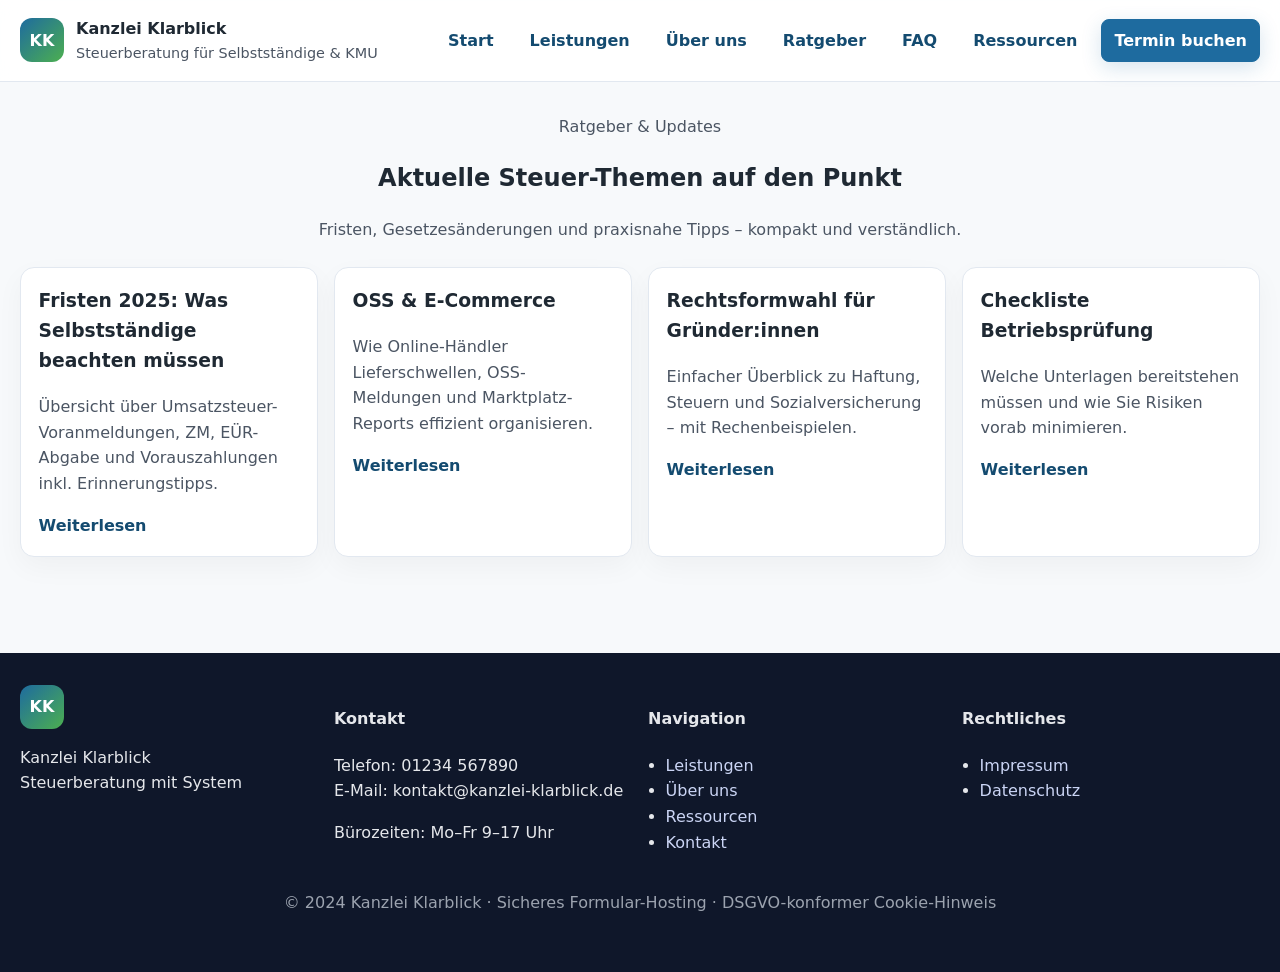
<file: ratgeber.html>
<!DOCTYPE html>
<html lang="de">
<head>
  <meta charset="UTF-8">
  <meta name="viewport" content="width=device-width, initial-scale=1.0">
  <title>Ratgeber | Kanzlei Klarblick</title>
  <link rel="stylesheet" href="assets/styles.css">
</head>
<body>
  <header class="site-header">
    <div class="branding">
      <div class="logo">KK</div>
      <div>
        <div class="brand-name">Kanzlei Klarblick</div>
        <div class="tagline">Steuerberatung für Selbstständige & KMU</div>
      </div>
    </div>
    <nav class="main-nav">
      <a href="index.html">Start</a>
      <a href="leistungen.html">Leistungen</a>
      <a href="ueber-uns.html">Über uns</a>
      <a href="ratgeber.html">Ratgeber</a>
      <a href="faq.html">FAQ</a>
      <a href="ressourcen.html">Ressourcen</a>
      <a href="kontakt.html" class="button">Termin buchen</a>
    </nav>
  </header>

  <main>
    <section class="section-head">
      <p class="eyebrow">Ratgeber & Updates</p>
      <h1>Aktuelle Steuer-Themen auf den Punkt</h1>
      <p>Fristen, Gesetzesänderungen und praxisnahe Tipps – kompakt und verständlich.</p>
    </section>

    <section class="card-grid">
      <article class="card">
        <h3>Fristen 2025: Was Selbstständige beachten müssen</h3>
        <p>Übersicht über Umsatzsteuer-Voranmeldungen, ZM, EÜR-Abgabe und Vorauszahlungen inkl. Erinnerungstipps.</p>
        <a href="#">Weiterlesen</a>
      </article>
      <article class="card">
        <h3>OSS & E-Commerce</h3>
        <p>Wie Online-Händler Lieferschwellen, OSS-Meldungen und Marktplatz-Reports effizient organisieren.</p>
        <a href="#">Weiterlesen</a>
      </article>
      <article class="card">
        <h3>Rechtsformwahl für Gründer:innen</h3>
        <p>Einfacher Überblick zu Haftung, Steuern und Sozialversicherung – mit Rechenbeispielen.</p>
        <a href="#">Weiterlesen</a>
      </article>
      <article class="card">
        <h3>Checkliste Betriebsprüfung</h3>
        <p>Welche Unterlagen bereitstehen müssen und wie Sie Risiken vorab minimieren.</p>
        <a href="#">Weiterlesen</a>
      </article>
    </section>
  </main>

  <footer class="site-footer">
    <div class="footer-grid">
      <div>
        <div class="logo">KK</div>
        <p>Kanzlei Klarblick<br>Steuerberatung mit System</p>
      </div>
      <div>
        <h4>Kontakt</h4>
        <p>Telefon: 01234 567890<br>E-Mail: kontakt@kanzlei-klarblick.de</p>
        <p>Bürozeiten: Mo–Fr 9–17 Uhr</p>
      </div>
      <div>
        <h4>Navigation</h4>
        <ul>
          <li><a href="leistungen.html">Leistungen</a></li>
          <li><a href="ueber-uns.html">Über uns</a></li>
          <li><a href="ressourcen.html">Ressourcen</a></li>
          <li><a href="kontakt.html">Kontakt</a></li>
        </ul>
      </div>
      <div>
        <h4>Rechtliches</h4>
        <ul>
          <li><a href="impressum.html">Impressum</a></li>
          <li><a href="datenschutz.html">Datenschutz</a></li>
        </ul>
      </div>
    </div>
    <p class="footer-meta">© 2024 Kanzlei Klarblick · Sicheres Formular-Hosting · DSGVO-konformer Cookie-Hinweis</p>
  </footer>
</body>
</html>
</file>
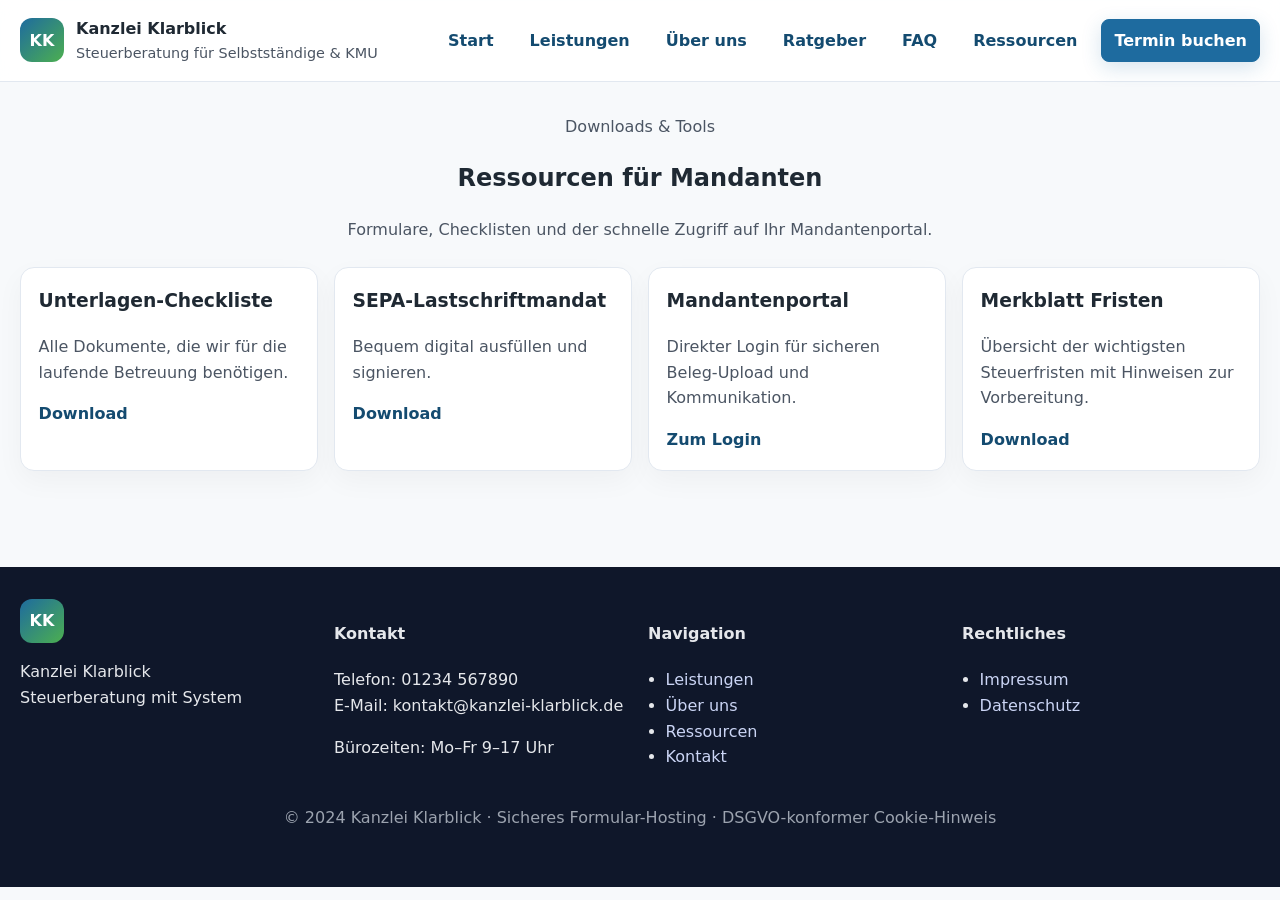
<file: ressourcen.html>
<!DOCTYPE html>
<html lang="de">
<head>
  <meta charset="UTF-8">
  <meta name="viewport" content="width=device-width, initial-scale=1.0">
  <title>Ressourcen | Kanzlei Klarblick</title>
  <link rel="stylesheet" href="assets/styles.css">
</head>
<body>
  <header class="site-header">
    <div class="branding">
      <div class="logo">KK</div>
      <div>
        <div class="brand-name">Kanzlei Klarblick</div>
        <div class="tagline">Steuerberatung für Selbstständige & KMU</div>
      </div>
    </div>
    <nav class="main-nav">
      <a href="index.html">Start</a>
      <a href="leistungen.html">Leistungen</a>
      <a href="ueber-uns.html">Über uns</a>
      <a href="ratgeber.html">Ratgeber</a>
      <a href="faq.html">FAQ</a>
      <a href="ressourcen.html">Ressourcen</a>
      <a href="kontakt.html" class="button">Termin buchen</a>
    </nav>
  </header>

  <main>
    <section class="section-head">
      <p class="eyebrow">Downloads & Tools</p>
      <h1>Ressourcen für Mandanten</h1>
      <p>Formulare, Checklisten und der schnelle Zugriff auf Ihr Mandantenportal.</p>
    </section>

    <section class="card-grid">
      <article class="card">
        <h3>Unterlagen-Checkliste</h3>
        <p>Alle Dokumente, die wir für die laufende Betreuung benötigen.</p>
        <a href="assets/checkliste-unterlagen.pdf" download>Download</a>
      </article>
      <article class="card">
        <h3>SEPA-Lastschriftmandat</h3>
        <p>Bequem digital ausfüllen und signieren.</p>
        <a href="#">Download</a>
      </article>
      <article class="card">
        <h3>Mandantenportal</h3>
        <p>Direkter Login für sicheren Beleg-Upload und Kommunikation.</p>
        <a href="#">Zum Login</a>
      </article>
      <article class="card">
        <h3>Merkblatt Fristen</h3>
        <p>Übersicht der wichtigsten Steuerfristen mit Hinweisen zur Vorbereitung.</p>
        <a href="#">Download</a>
      </article>
    </section>
  </main>

  <footer class="site-footer">
    <div class="footer-grid">
      <div>
        <div class="logo">KK</div>
        <p>Kanzlei Klarblick<br>Steuerberatung mit System</p>
      </div>
      <div>
        <h4>Kontakt</h4>
        <p>Telefon: 01234 567890<br>E-Mail: kontakt@kanzlei-klarblick.de</p>
        <p>Bürozeiten: Mo–Fr 9–17 Uhr</p>
      </div>
      <div>
        <h4>Navigation</h4>
        <ul>
          <li><a href="leistungen.html">Leistungen</a></li>
          <li><a href="ueber-uns.html">Über uns</a></li>
          <li><a href="ressourcen.html">Ressourcen</a></li>
          <li><a href="kontakt.html">Kontakt</a></li>
        </ul>
      </div>
      <div>
        <h4>Rechtliches</h4>
        <ul>
          <li><a href="impressum.html">Impressum</a></li>
          <li><a href="datenschutz.html">Datenschutz</a></li>
        </ul>
      </div>
    </div>
    <p class="footer-meta">© 2024 Kanzlei Klarblick · Sicheres Formular-Hosting · DSGVO-konformer Cookie-Hinweis</p>
  </footer>
</body>
</html>
</file>
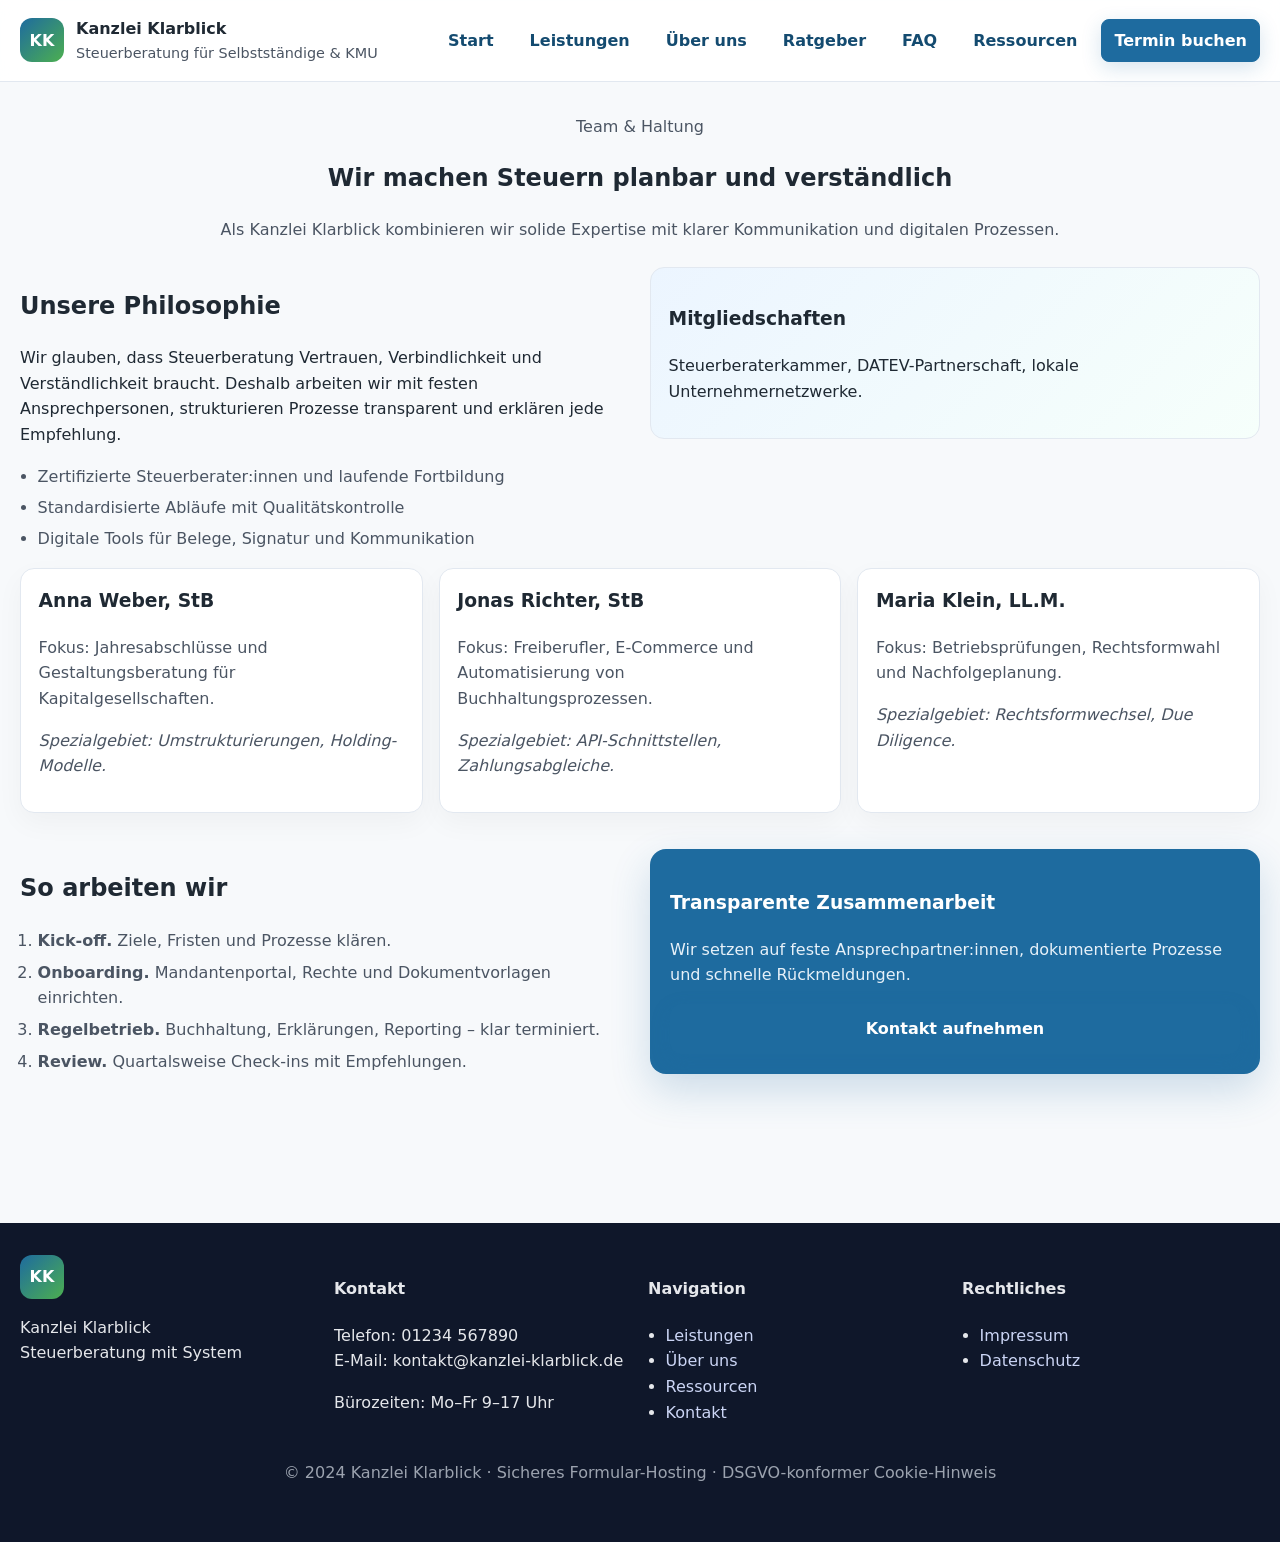
<file: ueber-uns.html>
<!DOCTYPE html>
<html lang="de">
<head>
  <meta charset="UTF-8">
  <meta name="viewport" content="width=device-width, initial-scale=1.0">
  <title>Über uns | Kanzlei Klarblick</title>
  <link rel="stylesheet" href="assets/styles.css">
</head>
<body>
  <header class="site-header">
    <div class="branding">
      <div class="logo">KK</div>
      <div>
        <div class="brand-name">Kanzlei Klarblick</div>
        <div class="tagline">Steuerberatung für Selbstständige & KMU</div>
      </div>
    </div>
    <nav class="main-nav">
      <a href="index.html">Start</a>
      <a href="leistungen.html">Leistungen</a>
      <a href="ueber-uns.html">Über uns</a>
      <a href="ratgeber.html">Ratgeber</a>
      <a href="faq.html">FAQ</a>
      <a href="ressourcen.html">Ressourcen</a>
      <a href="kontakt.html" class="button">Termin buchen</a>
    </nav>
  </header>

  <main>
    <section class="section-head">
      <p class="eyebrow">Team & Haltung</p>
      <h1>Wir machen Steuern planbar und verständlich</h1>
      <p>Als Kanzlei Klarblick kombinieren wir solide Expertise mit klarer Kommunikation und digitalen Prozessen.</p>
    </section>

    <section class="two-col">
      <div>
        <h2>Unsere Philosophie</h2>
        <p>Wir glauben, dass Steuerberatung Vertrauen, Verbindlichkeit und Verständlichkeit braucht. Deshalb arbeiten wir mit festen Ansprechpersonen, strukturieren Prozesse transparent und erklären jede Empfehlung.</p>
        <ul class="checklist">
          <li>Zertifizierte Steuerberater:innen und laufende Fortbildung</li>
          <li>Standardisierte Abläufe mit Qualitätskontrolle</li>
          <li>Digitale Tools für Belege, Signatur und Kommunikation</li>
        </ul>
      </div>
      <div class="info-panel">
        <h3>Mitgliedschaften</h3>
        <p>Steuerberaterkammer, DATEV-Partnerschaft, lokale Unternehmernetzwerke.</p>
      </div>
    </section>

    <section class="card-grid">
      <article class="card">
        <h3>Anna Weber, StB</h3>
        <p>Fokus: Jahresabschlüsse und Gestaltungsberatung für Kapitalgesellschaften.</p>
        <p class="note">Spezialgebiet: Umstrukturierungen, Holding-Modelle.</p>
      </article>
      <article class="card">
        <h3>Jonas Richter, StB</h3>
        <p>Fokus: Freiberufler, E-Commerce und Automatisierung von Buchhaltungsprozessen.</p>
        <p class="note">Spezialgebiet: API-Schnittstellen, Zahlungsabgleiche.</p>
      </article>
      <article class="card">
        <h3>Maria Klein, LL.M.</h3>
        <p>Fokus: Betriebsprüfungen, Rechtsformwahl und Nachfolgeplanung.</p>
        <p class="note">Spezialgebiet: Rechtsformwechsel, Due Diligence.</p>
      </article>
    </section>

    <section class="two-col process">
      <div>
        <h2>So arbeiten wir</h2>
        <ol class="steps">
          <li><strong>Kick-off.</strong> Ziele, Fristen und Prozesse klären.</li>
          <li><strong>Onboarding.</strong> Mandantenportal, Rechte und Dokumentvorlagen einrichten.</li>
          <li><strong>Regelbetrieb.</strong> Buchhaltung, Erklärungen, Reporting – klar terminiert.</li>
          <li><strong>Review.</strong> Quartalsweise Check-ins mit Empfehlungen.</li>
        </ol>
      </div>
      <div class="cta-panel">
        <h3>Transparente Zusammenarbeit</h3>
        <p>Wir setzen auf feste Ansprechpartner:innen, dokumentierte Prozesse und schnelle Rückmeldungen.</p>
        <a class="button full" href="kontakt.html">Kontakt aufnehmen</a>
      </div>
    </section>
  </main>

  <footer class="site-footer">
    <div class="footer-grid">
      <div>
        <div class="logo">KK</div>
        <p>Kanzlei Klarblick<br>Steuerberatung mit System</p>
      </div>
      <div>
        <h4>Kontakt</h4>
        <p>Telefon: 01234 567890<br>E-Mail: kontakt@kanzlei-klarblick.de</p>
        <p>Bürozeiten: Mo–Fr 9–17 Uhr</p>
      </div>
      <div>
        <h4>Navigation</h4>
        <ul>
          <li><a href="leistungen.html">Leistungen</a></li>
          <li><a href="ueber-uns.html">Über uns</a></li>
          <li><a href="ressourcen.html">Ressourcen</a></li>
          <li><a href="kontakt.html">Kontakt</a></li>
        </ul>
      </div>
      <div>
        <h4>Rechtliches</h4>
        <ul>
          <li><a href="impressum.html">Impressum</a></li>
          <li><a href="datenschutz.html">Datenschutz</a></li>
        </ul>
      </div>
    </div>
    <p class="footer-meta">© 2024 Kanzlei Klarblick · Sicheres Formular-Hosting · DSGVO-konformer Cookie-Hinweis</p>
  </footer>
</body>
</html>
</file>
<file: assets/styles.css>
:root {
  --bg: #f7f9fb;
  --card: #ffffff;
  --primary: #1e6b9f;
  --primary-dark: #144b70;
  --accent: #4caf50;
  --text: #1f2933;
  --muted: #4b5563;
  --border: #e2e8f0;
}

* { box-sizing: border-box; }

body {
  margin: 0;
  font-family: 'Inter', system-ui, -apple-system, sans-serif;
  color: var(--text);
  background: var(--bg);
  line-height: 1.6;
}

a { color: var(--primary-dark); text-decoration: none; }
a:hover { color: var(--primary); }

main { padding: 0 1.25rem 3rem; }

.site-header {
  position: sticky;
  top: 0;
  z-index: 10;
  display: flex;
  align-items: center;
  justify-content: space-between;
  padding: 1rem 1.25rem;
  background: rgba(255,255,255,0.9);
  backdrop-filter: blur(10px);
  border-bottom: 1px solid var(--border);
}

.branding { display: flex; gap: 0.75rem; align-items: center; }
.brand-name { font-weight: 700; }
.tagline { color: var(--muted); font-size: 0.9rem; }
.logo {
  width: 44px;
  height: 44px;
  display: grid;
  place-items: center;
  border-radius: 12px;
  background: linear-gradient(135deg, var(--primary), var(--accent));
  color: white;
  font-weight: 700;
}

.main-nav { display: flex; gap: 0.75rem; align-items: center; flex-wrap: wrap; }
.main-nav a { padding: 0.5rem 0.75rem; border-radius: 8px; font-weight: 600; }

.button {
  display: inline-block;
  padding: 0.7rem 1rem;
  border-radius: 10px;
  background: var(--primary);
  color: white !important;
  font-weight: 700;
  border: 1px solid var(--primary);
  box-shadow: 0 6px 20px rgba(30,107,159,0.18);
}
.button:hover { background: var(--primary-dark); border-color: var(--primary-dark); }
.button.ghost {
  background: transparent;
  color: var(--primary-dark) !important;
  border: 1px solid var(--border);
  box-shadow: none;
}
.button.full { display: block; text-align: center; }

.hero {
  display: grid;
  grid-template-columns: repeat(auto-fit, minmax(280px, 1fr));
  gap: 1.5rem;
  padding: 2.5rem 0;
  align-items: center;
}
.hero .eyebrow { text-transform: uppercase; letter-spacing: 0.08em; color: var(--muted); font-weight: 700; }
.hero h1 { font-size: clamp(2rem, 4vw, 2.8rem); margin: 0.4rem 0; }
.hero .lead { color: var(--muted); max-width: 48ch; }
.hero .cta-group { display: flex; gap: 0.75rem; flex-wrap: wrap; margin: 1rem 0; }
.trust-badges { display: flex; gap: 0.75rem; flex-wrap: wrap; color: var(--muted); font-weight: 600; }
.hero-card {
  background: var(--card);
  border-radius: 16px;
  padding: 1.25rem;
  border: 1px solid var(--border);
  box-shadow: 0 16px 40px rgba(0,0,0,0.05);
}
.hero-card h3 { margin-top: 0; }
.hero-card ol { padding-left: 1.1rem; color: var(--muted); }

.section-head { text-align: center; margin: 2rem 0 1.5rem; }
.section-head p { color: var(--muted); }

.two-col { display: grid; grid-template-columns: repeat(auto-fit, minmax(280px, 1fr)); gap: 1.25rem; align-items: start; }

.card-grid { display: grid; grid-template-columns: repeat(auto-fit, minmax(240px, 1fr)); gap: 1rem; }
.card {
  background: var(--card);
  padding: 1.1rem;
  border-radius: 14px;
  border: 1px solid var(--border);
  box-shadow: 0 10px 28px rgba(0,0,0,0.04);
}
.card h3 { margin-top: 0; }
.card p { color: var(--muted); }
.card a { font-weight: 700; }

.info-panel {
  background: linear-gradient(135deg, #ecf5ff, #f6fffb);
  border: 1px solid var(--border);
  padding: 1.1rem;
  border-radius: 14px;
}
.checklist { padding-left: 1.1rem; color: var(--muted); }
.checklist li { margin-bottom: 0.35rem; }
.note { color: var(--muted); font-style: italic; }

.process { margin: 2.25rem 0; }
.steps { padding-left: 1.1rem; color: var(--muted); }
.steps li { margin-bottom: 0.4rem; }

.social-proof { margin: 2rem 0; }
.quote { font-style: italic; color: var(--text); }
.author { color: var(--muted); font-weight: 700; }

.faq-list { padding-left: 0; list-style: none; color: var(--muted); }
.faq-list li { margin-bottom: 0.6rem; }

.cta-panel {
  background: var(--primary);
  color: white;
  padding: 1.25rem;
  border-radius: 16px;
  box-shadow: 0 16px 40px rgba(30,107,159,0.2);
}
.cta-panel p { color: #e7f1f9; }

.site-footer {
  background: #0f172a;
  color: #e5e7eb;
  padding: 2rem 1.25rem 2.5rem;
  margin-top: 3rem;
}
.site-footer a { color: #cbd5f5; }
.footer-grid { display: grid; grid-template-columns: repeat(auto-fit, minmax(200px, 1fr)); gap: 1rem; }
.footer-meta { color: #9ca3af; text-align: center; margin-top: 1.2rem; }

ul { padding-left: 1.1rem; }

@media (max-width: 720px) {
  .main-nav { width: 100%; justify-content: flex-start; }
  .site-header { position: static; }
}
</file>
